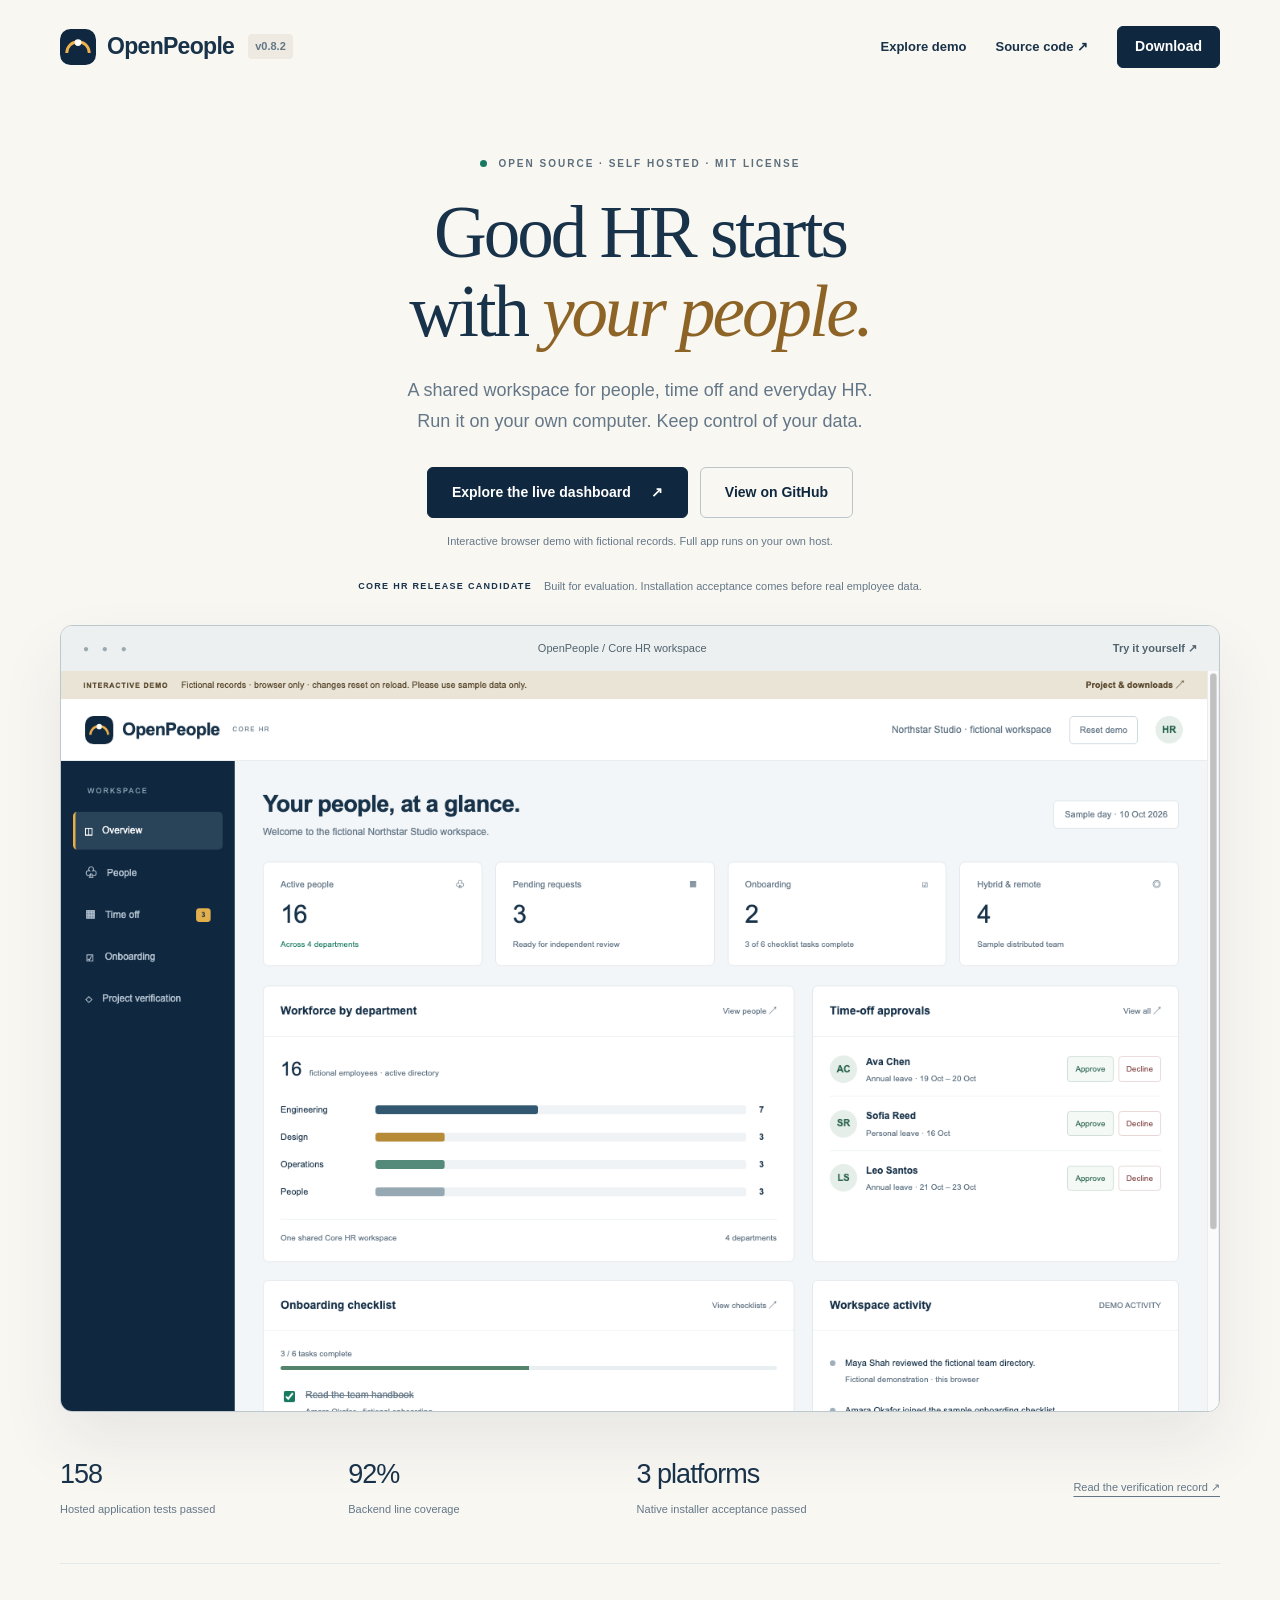
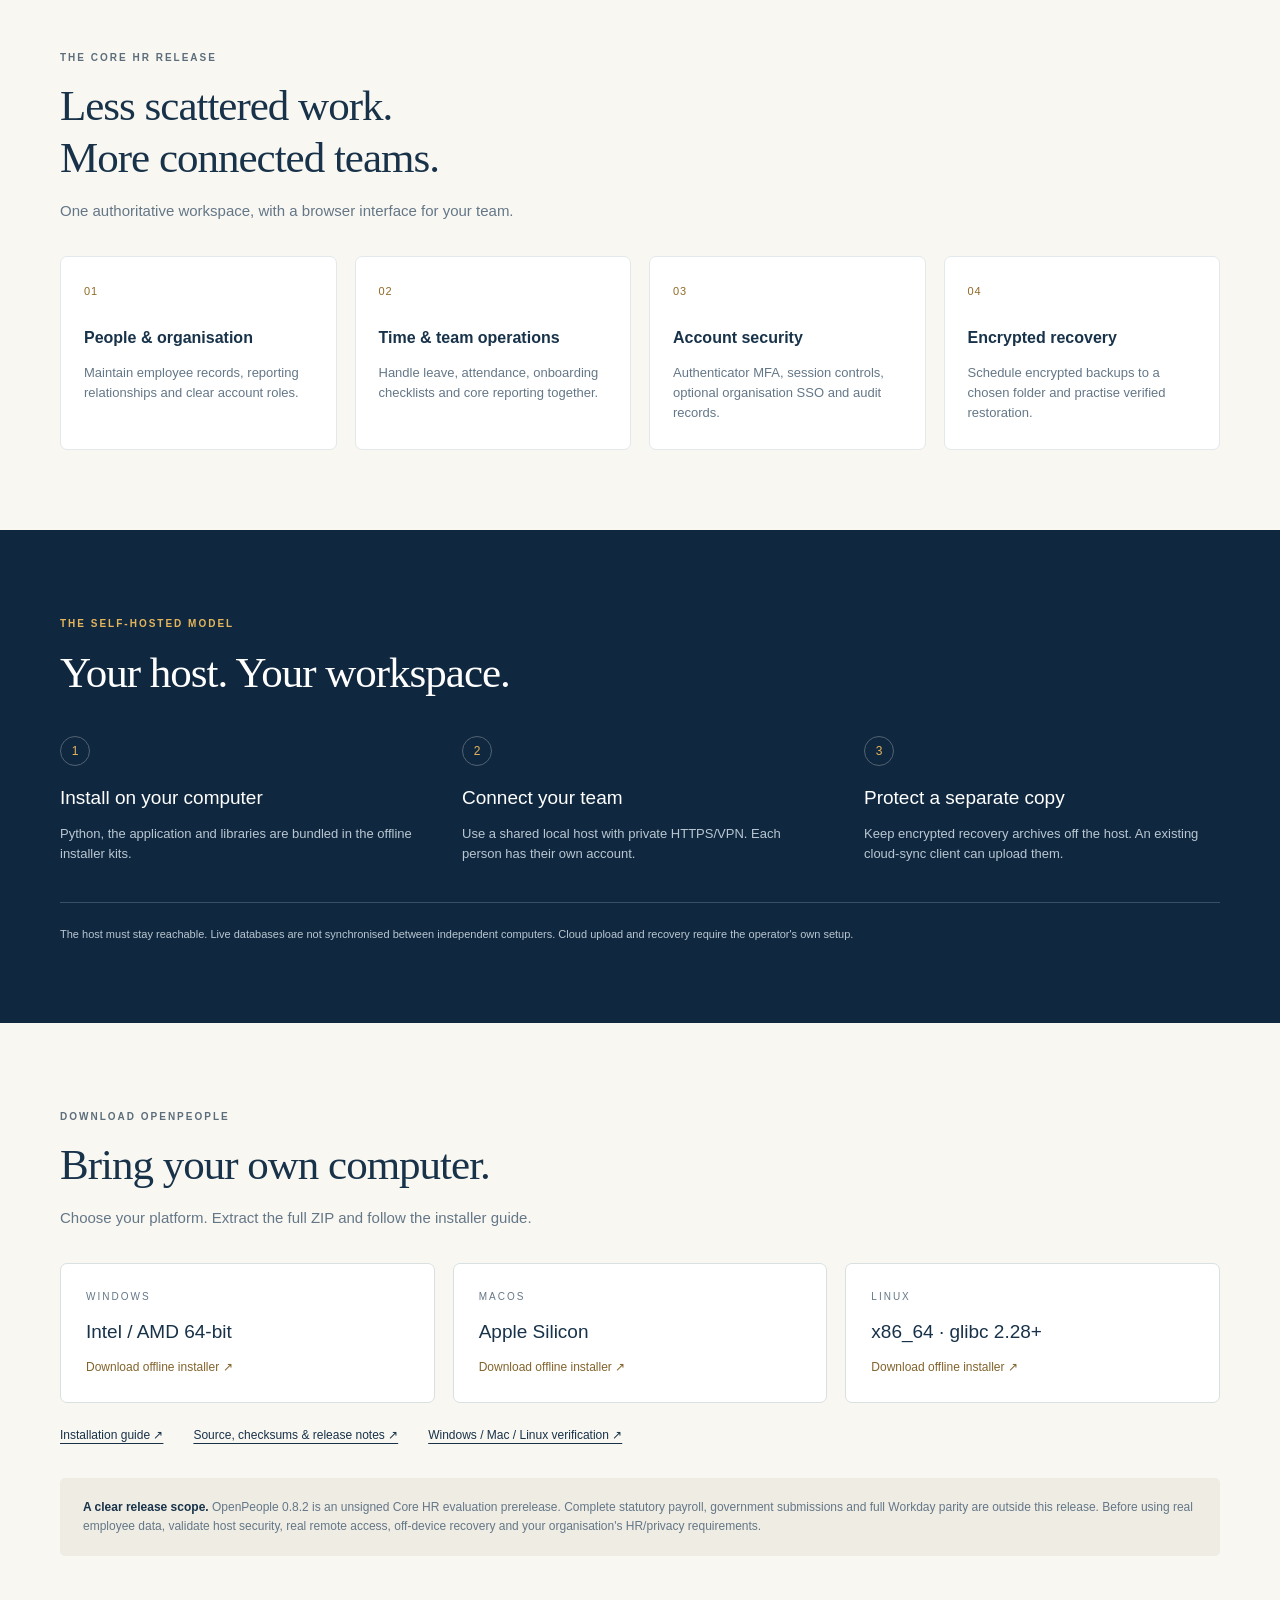
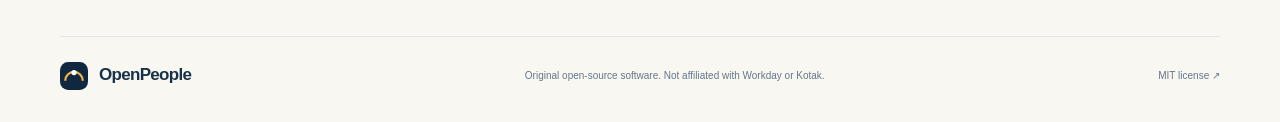
<file: index.html>
<!doctype html>
<html lang="en"><head><meta charset="utf-8"><meta name="viewport" content="width=device-width,initial-scale=1"><title>OpenPeople — HR on your own terms</title><meta name="description" content="Open-source, self-hosted Core HR. Explore a fictional interactive dashboard, inspect the code, and download installers for Windows, Mac and Linux."><meta property="og:title" content="OpenPeople — HR on your own terms"><meta property="og:description" content="An open-source Core HR workspace you can run on your own computer or server. Explore the interactive fictional demo."><meta property="og:type" content="website"><meta property="og:url" content="https://azim-ux.github.io/openpeople/"><meta property="og:image" content="https://azim-ux.github.io/openpeople/assets/linkedin-card.png"><meta property="og:image:width" content="1200"><meta property="og:image:height" content="627"><meta name="twitter:card" content="summary_large_image"><link rel="icon" href="assets/favicon.svg"><link rel="stylesheet" href="assets/style.css"></head>
<body class="landing"><a class="skip" href="#main">Skip to content</a><header class="site-header wrap"><a class="wordmark" href="./"><img src="assets/favicon.svg" alt="" width="36" height="36">OpenPeople<span class="version">v0.8.2</span></a><nav aria-label="Project"><a href="demo/">Explore demo</a><a href="https://github.com/azim-ux/openpeople">Source code ↗</a><a class="button small" href="#download">Download</a></nav></header>
<main id="main"><section class="hero wrap"><div class="eyebrow"><span class="status-dot"></span> OPEN SOURCE · SELF HOSTED · MIT LICENSE</div><h1>Good HR starts<br>with <em>your people.</em></h1><p class="hero-copy">A shared workspace for people, time off and everyday HR.<br>Run it on your own computer. Keep control of your data.</p><div class="hero-actions"><a class="button" href="demo/">Explore the live dashboard <span>↗</span></a><a class="button outline" href="https://github.com/azim-ux/openpeople">View on GitHub</a></div><p class="caption">Interactive browser demo with fictional records. Full app runs on your own host.</p><div class="hero-note">CORE HR RELEASE CANDIDATE <span>Built for evaluation. Installation acceptance comes before real employee data.</span></div></section>
<section class="product-preview wrap" aria-label="Dashboard preview"><div class="preview-bar"><span class="window-dots">● ● ●</span><span>OpenPeople / Core HR workspace</span><a href="demo/">Try it yourself ↗</a></div><a href="demo/" aria-label="Open the interactive fictional dashboard"><img src="assets/dashboard.png" alt="OpenPeople fictional dashboard showing workforce metrics, department distribution, leave approvals and onboarding progress" width="1440" height="920"></a></section>
<section class="proof wrap" aria-label="Release verification"><div><strong>158</strong><span>Hosted application tests passed</span></div><div><strong>92%</strong><span>Backend line coverage</span></div><div><strong>3 platforms</strong><span>Native installer acceptance passed</span></div><a href="https://github.com/azim-ux/openpeople/releases/download/v0.8.2/openpeople-0.8.2-installer-verification.json">Read the verification record ↗</a></section>
<section class="section wrap"><div class="section-heading"><div class="eyebrow">THE CORE HR RELEASE</div><h2>Less scattered work.<br>More connected teams.</h2><p>One authoritative workspace, with a browser interface for your team.</p></div><div class="feature-grid"><article><span class="feature-icon">01</span><h3>People &amp; organisation</h3><p>Maintain employee records, reporting relationships and clear account roles.</p></article><article><span class="feature-icon">02</span><h3>Time &amp; team operations</h3><p>Handle leave, attendance, onboarding checklists and core reporting together.</p></article><article><span class="feature-icon">03</span><h3>Account security</h3><p>Authenticator MFA, session controls, optional organisation SSO and audit records.</p></article><article><span class="feature-icon">04</span><h3>Encrypted recovery</h3><p>Schedule encrypted backups to a chosen folder and practise verified restoration.</p></article></div></section>
<section class="architecture section"><div class="wrap"><div class="eyebrow">THE SELF-HOSTED MODEL</div><h2>Your host. Your workspace.</h2><div class="flow"><div><span class="flow-number">1</span><h3>Install on your computer</h3><p>Python, the application and libraries are bundled in the offline installer kits.</p></div><div><span class="flow-number">2</span><h3>Connect your team</h3><p>Use a shared local host with private HTTPS/VPN. Each person has their own account.</p></div><div><span class="flow-number">3</span><h3>Protect a separate copy</h3><p>Keep encrypted recovery archives off the host. An existing cloud-sync client can upload them.</p></div></div><p class="architecture-note">The host must stay reachable. Live databases are not synchronised between independent computers. Cloud upload and recovery require the operator's own setup.</p></div></section>
<section id="download" class="section wrap"><div class="section-heading"><div class="eyebrow">DOWNLOAD OPENPEOPLE</div><h2>Bring your own computer.</h2><p>Choose your platform. Extract the full ZIP and follow the installer guide.</p></div><div class="download-grid"><a href="https://github.com/azim-ux/openpeople/releases/download/v0.8.2/openpeople-0.8.2-windows-x64-installer.zip"><span>WINDOWS</span><strong>Intel / AMD 64-bit</strong><small>Download offline installer ↗</small></a><a href="https://github.com/azim-ux/openpeople/releases/download/v0.8.2/openpeople-0.8.2-macos-arm64-installer.zip"><span>MACOS</span><strong>Apple Silicon</strong><small>Download offline installer ↗</small></a><a href="https://github.com/azim-ux/openpeople/releases/download/v0.8.2/openpeople-0.8.2-linux-x64-installer.zip"><span>LINUX</span><strong>x86_64 · glibc 2.28+</strong><small>Download offline installer ↗</small></a></div><div class="resource-links"><a href="https://github.com/azim-ux/openpeople/blob/v0.8.2/docs/INSTALLERS.md">Installation guide ↗</a><a href="https://github.com/azim-ux/openpeople/releases/tag/v0.8.2">Source, checksums &amp; release notes ↗</a><a href="https://github.com/azim-ux/openpeople/actions/runs/38040934273">Windows / Mac / Linux verification ↗</a></div><aside class="scope-note"><strong>A clear release scope.</strong> OpenPeople 0.8.2 is an unsigned Core HR evaluation prerelease. Complete statutory payroll, government submissions and full Workday parity are outside this release. Before using real employee data, validate host security, real remote access, off-device recovery and your organisation's HR/privacy requirements.</aside></section></main>
<footer class="site-footer wrap"><a class="wordmark" href="./"><img src="assets/favicon.svg" alt="" width="28" height="28">OpenPeople</a><p>Original open-source software. Not affiliated with Workday or Kotak.</p><a href="https://github.com/azim-ux/openpeople/blob/main/LICENSE">MIT license ↗</a></footer></body></html>
</file>
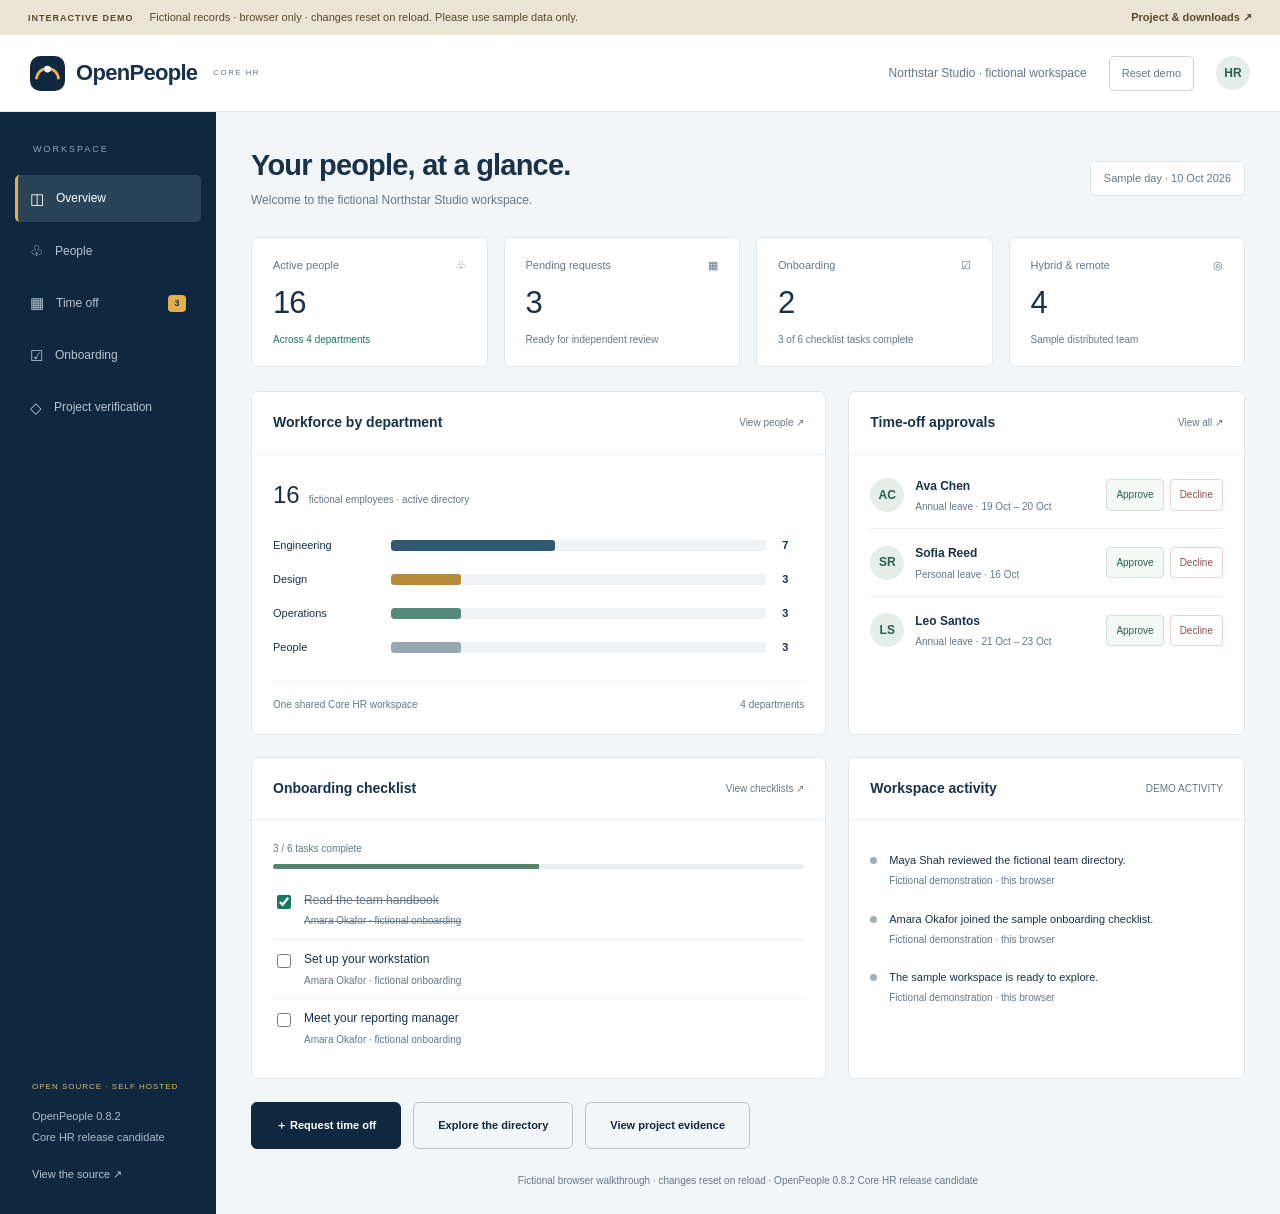
<file: demo/index.html>
<!doctype html><html lang="en"><head><meta charset="utf-8"><meta name="viewport" content="width=device-width,initial-scale=1"><title>OpenPeople — Interactive fictional dashboard</title><meta name="description" content="Explore an interactive Core HR walkthrough with fictional employees. Browser-only demo; changes reset on reload."><link rel="icon" href="../assets/favicon.svg"><link rel="stylesheet" href="../assets/style.css"><script src="../assets/demo.js" defer></script></head><body class="demo"><a class="skip" href="#dashboard-content">Skip to dashboard</a><div class="demo-banner"><span><strong>INTERACTIVE DEMO</strong> Fictional records · browser only · changes reset on reload. Please use sample data only.</span><a href="../">Project &amp; downloads ↗</a></div><header class="app-header"><a class="wordmark" href="../"><img src="../assets/favicon.svg" alt="" width="35" height="35">OpenPeople<small>CORE HR</small></a><div class="app-header-right"><span class="demo-workspace">Northstar Studio · fictional workspace</span><button class="reset-button" id="reset-demo">Reset demo</button><span class="avatar">HR</span></div></header><div class="app-shell"><aside class="app-sidebar"><div class="nav-caption">WORKSPACE</div><nav aria-label="Dashboard navigation"><a href="#overview" data-view="overview">◫ <span>Overview</span></a><a href="#people" data-view="people">♧ <span>People</span></a><a href="#leave" data-view="leave">▦ <span>Time off</span><span class="nav-count" id="pending-count"></span></a><a href="#onboarding" data-view="onboarding">☑ <span>Onboarding</span></a><a href="#verification" data-view="verification">◇ <span>Project verification</span></a></nav><div class="sidebar-bottom"><span class="sidebar-label">OPEN SOURCE · SELF HOSTED</span><p>OpenPeople 0.8.2<br>Core HR release candidate</p><a href="https://github.com/azim-ux/openpeople">View the source ↗</a></div></aside><main class="dashboard-content" id="dashboard-content" tabindex="-1"></main></div><dialog id="request-dialog" aria-labelledby="request-title"><form id="request-form"><div class="dialog-heading"><div><div class="eyebrow">FICTIONAL WORKFLOW</div><h2 id="request-title">Request time off</h2></div><button type="button" class="close-button" id="close-dialog" aria-label="Close request form">×</button></div><p>Try a sample request. It will appear in this browser's approval queue.</p><label>Sample employee<select name="employee" id="request-employee" required></select></label><label>Leave type<select name="type"><option>Annual</option><option>Personal</option><option>Sick</option></select></label><div class="form-row"><label>Start date<input type="date" name="start" value="2026-10-19" min="2026-10-01" max="2027-12-31" required></label><label>End date<input type="date" name="end" value="2026-10-20" min="2026-10-01" max="2027-12-31" required></label></div><label>Sample reason<select name="reason"><option>Fictional annual leave</option><option>Fictional personal appointment</option><option>Fictional recovery day</option></select></label><p class="form-error" id="request-error" role="alert"></p><button class="button" type="submit">Submit sample request</button></form></dialog><div id="demo-toast" role="status" aria-live="polite"></div></body></html>
</file>
<file: assets/style.css>
:root{--navy:#10283f;--ink:#183249;--muted:#647787;--gold:#e9ae45;--cream:#f9f7f2;--line:#e2e8eb;--green:#187961;--font:Arial,Helvetica,sans-serif}*{box-sizing:border-box}body{margin:0;font-family:var(--font);color:var(--ink);background:var(--cream);line-height:1.55}a{color:inherit;text-decoration:none}button,input,select{font:inherit}button,a,input,select{touch-action:manipulation}button{cursor:pointer}a:focus-visible,button:focus-visible,input:focus-visible,select:focus-visible{outline:3px solid #ba7e12;outline-offset:4px}button:disabled{cursor:default;opacity:.5}h1,h2,h3,p{margin:0}img{max-width:100%;display:block}.wrap{width:min(1160px,calc(100% - 64px));margin:auto}.skip{position:fixed;top:-100px;left:16px;padding:12px;background:white;z-index:99}.skip:focus{top:12px}.site-header{display:flex;align-items:center;justify-content:space-between;padding:26px 0}.wordmark{display:flex;align-items:center;gap:11px;font-size:23px;font-weight:750;letter-spacing:-.7px}.version{font-size:11px;letter-spacing:0;background:#eeeae1;border-radius:4px;padding:4px 7px;color:var(--muted);margin-left:3px}.site-header nav{display:flex;align-items:center;gap:29px;font-size:13px;font-weight:600}.button{display:inline-flex;align-items:center;justify-content:center;gap:20px;border:1px solid var(--navy);background:var(--navy);color:white;padding:15px 24px;border-radius:6px;font-size:14px;font-weight:600;line-height:1.4}.button:hover{background:#21445f}.button.small{padding:10px 17px}.button.outline{background:transparent;color:var(--navy);border-color:#bbc5c9}.button.outline:hover{background:white}.eyebrow{font-size:10px;letter-spacing:2px;font-weight:700;color:#5c6e7b}.status-dot{width:7px;height:7px;display:inline-block;border-radius:50%;background:var(--green);margin-right:7px}.hero{text-align:center;padding:62px 0 30px}.hero h1{font-family:Georgia,'Times New Roman',serif;font-size:clamp(46px,5.7vw,76px);font-weight:400;line-height:1.08;letter-spacing:-3px;margin:23px 0}.hero h1 em{color:#8d6426;font-style:italic}.hero-copy{font-size:18px;line-height:1.75;color:var(--muted)}.hero-actions{display:flex;justify-content:center;gap:12px;margin-top:29px}.caption{font-size:11px;color:var(--muted);margin-top:15px}.hero-note{margin:28px auto 0;display:flex;align-items:center;justify-content:center;gap:12px;font-size:9px;letter-spacing:1.3px;font-weight:700}.hero-note span{font-size:11px;font-weight:400;letter-spacing:0;color:var(--muted)}.product-preview{overflow:hidden;border:1px solid #bdc8cc;border-radius:12px;background:white;box-shadow:0 30px 65px #18324915}.preview-bar{display:flex;justify-content:space-between;align-items:center;padding:14px 22px;background:#edf0f0;font-size:11px;color:#50636e}.window-dots{font-size:10px;letter-spacing:5px;color:#9baaae}.preview-bar a{font-weight:600}.product-preview img{width:100%;height:auto}.proof{display:grid;grid-template-columns:repeat(3,1fr) 1.1fr;gap:20px;align-items:center;padding:42px 0;border-bottom:1px solid var(--line)}.proof strong{display:block;font-size:27px;font-weight:500;letter-spacing:-1px}.proof span,.proof a{font-size:11px;color:var(--muted)}.proof a{text-align:right;text-decoration:underline;text-underline-offset:5px}.section{padding-top:86px;padding-bottom:80px}.section-heading{margin-bottom:34px}.section h2{font-family:Georgia,'Times New Roman',serif;font-size:43px;line-height:1.2;font-weight:400;letter-spacing:-1px;margin:15px 0}.section-heading p{font-size:15px;color:var(--muted)}.feature-grid{display:grid;grid-template-columns:repeat(4,1fr);gap:18px}.feature-grid article{padding:26px 23px;background:white;border:1px solid var(--line);border-radius:7px}.feature-icon{display:block;color:#916927;font-size:11px;letter-spacing:1px;margin-bottom:26px}.feature-grid h3{font-size:16px;font-weight:600;margin-bottom:12px}.feature-grid p{color:var(--muted);font-size:13px}.architecture{background:var(--navy);color:white}.architecture .eyebrow{color:#e5b55a}.architecture h2{margin-bottom:38px}.flow{display:grid;grid-template-columns:repeat(3,1fr);gap:46px}.flow-number{font-size:12px;display:inline-block;border:1px solid #526272;border-radius:50%;width:30px;height:30px;text-align:center;line-height:29px;color:#e5b55a;margin-bottom:17px}.flow h3{font-weight:500;font-size:19px;margin-bottom:11px}.flow p{color:#b9c6d1;font-size:13px}.architecture-note{font-size:11px;color:#b9c6d1;border-top:1px solid #375067;padding-top:23px;margin-top:38px}.download-grid{display:grid;grid-template-columns:repeat(3,1fr);gap:18px}.download-grid a{display:flex;flex-direction:column;gap:12px;padding:25px;border:1px solid #d9e0e2;background:white;border-radius:7px}.download-grid a:hover{border-color:#977444}.download-grid span{font-size:10px;letter-spacing:2px;color:var(--muted)}.download-grid strong{font-size:19px;font-weight:500}.download-grid small{font-size:12px;color:#82632c}.resource-links{display:flex;gap:30px;flex-wrap:wrap;font-size:12px;margin-top:23px}.resource-links a{text-decoration:underline;text-underline-offset:4px}.scope-note{font-size:12px;color:var(--muted);background:#efece4;border-radius:5px;padding:20px 23px;margin-top:34px}.scope-note strong{color:var(--ink)}.site-footer{display:flex;align-items:center;justify-content:space-between;border-top:1px solid var(--line);padding-top:25px;padding-bottom:32px}.site-footer .wordmark{font-size:17px}.site-footer p,.site-footer>a:last-child{font-size:10px;color:var(--muted)}
/* Fictional browser walkthrough */
.demo{background:#f3f6f8;font-size:13px}.demo-banner{background:#eae4d7;color:#59492d;display:flex;justify-content:space-between;gap:16px;padding:9px 28px;font-size:11px}.demo-banner strong{font-size:9px;letter-spacing:1px;margin-right:13px}.demo-banner a{white-space:nowrap;font-weight:600}.app-header{height:77px;background:white;border-bottom:1px solid var(--line);display:flex;align-items:center;justify-content:space-between;padding:0 30px}.app-header .wordmark{font-size:22px}.app-header .wordmark small{font-size:8px;font-weight:500;letter-spacing:1.4px;margin-left:5px;color:var(--muted)}.app-header-right{display:flex;gap:22px;align-items:center}.demo-workspace{color:var(--muted);font-size:12px}.reset-button{border:1px solid #cbd5db;background:white;border-radius:5px;padding:8px 12px;color:var(--muted);font-size:11px}.avatar{background:#e5eee9;color:#28624f;font-size:12px;font-weight:600;width:34px;height:34px;border-radius:50%;display:inline-flex;align-items:center;justify-content:center;flex-shrink:0}.app-shell{display:grid;grid-template-columns:216px minmax(0,1fr);min-height:calc(100vh - 111px)}.app-sidebar{background:var(--navy);color:#b5c4d2;padding:31px 15px;display:flex;flex-direction:column;justify-content:space-between;min-height:720px}.nav-caption{font-size:9px;letter-spacing:2px;padding:0 18px;margin-bottom:18px;color:#8da3b5}.app-sidebar nav{display:flex;flex-direction:column;gap:5px}.app-sidebar nav a{display:flex;align-items:center;gap:12px;font-size:15px;padding:12px 15px;border-radius:5px}.app-sidebar nav a span{font-size:12px}.app-sidebar nav a.active{background:#294359;color:white;border-left:3px solid var(--gold);padding-left:12px}.app-sidebar nav a:hover{background:#253e54}.app-sidebar .nav-count{background:#e2af4d;color:#183249;border-radius:4px;font-size:9px;font-weight:700;line-height:17px;min-width:18px;text-align:center;margin-left:auto}.sidebar-bottom{font-size:11px;padding:25px 17px 0;margin-top:auto}.sidebar-label{letter-spacing:1px;font-size:8px;color:#e0b963}.sidebar-bottom p{margin:12px 0 18px;color:#a8bbc9;line-height:1.9}.sidebar-bottom a{font-size:11px}.dashboard-content{padding:35px 35px 25px;min-width:0}.page-head{display:flex;justify-content:space-between;align-items:center;gap:18px;margin-bottom:28px}.page-head h1{font-size:29px;font-weight:550;letter-spacing:-.8px;line-height:1.3}.page-head p{font-size:12px;color:var(--muted);margin-top:6px}.date-chip{font-size:11px;color:var(--muted);white-space:nowrap;border:1px solid #dfe6ea;background:#fff;padding:8px 13px;border-radius:5px}.metrics{display:grid;grid-template-columns:repeat(4,1fr);gap:16px;margin-bottom:24px}.metric{background:white;border:1px solid var(--line);border-radius:7px;padding:19px 21px}.metric-label{font-size:11px;color:var(--muted);margin-bottom:10px;display:flex;justify-content:space-between}.metric-value{font-size:31px;font-weight:500;letter-spacing:-1px;line-height:1.2}.metric-note{font-size:10px;color:var(--green);margin-top:10px}.metric-note.neutral{color:var(--muted)}.dashboard-grid{display:grid;grid-template-columns:1.45fr 1fr;gap:22px}.panel{background:white;border:1px solid var(--line);border-radius:7px;overflow:hidden}.panel-head{display:flex;align-items:center;justify-content:space-between;padding:20px 21px;border-bottom:1px solid #eef1f3;gap:12px}.panel-head h2{font-size:14px;font-weight:600}.panel-head a,.panel-head span{font-size:10px;color:var(--muted)}.panel-body{padding:21px}.chart-top{display:flex;gap:9px;align-items:baseline;margin-bottom:24px}.chart-top strong{font-size:24px;font-weight:500}.chart-top span{font-size:10px;color:var(--muted)}.bar-row{display:grid;grid-template-columns:102px 1fr 22px;align-items:center;gap:16px;margin:17px 0;font-size:11px}.bar-track{height:11px;border-radius:3px;background:#eff3f5;overflow:hidden}.bar-fill{height:100%;background:#315771;border-radius:3px}.bar-row:nth-of-type(3) .bar-fill{background:#b68a37}.bar-row:nth-of-type(4) .bar-fill{background:#558979}.bar-row:nth-of-type(5) .bar-fill{background:#96a9b3}.chart-caption{display:flex;justify-content:space-between;color:var(--muted);font-size:10px;margin-top:25px;border-top:1px solid #edf1f3;padding-top:15px}.queue-row{display:flex;align-items:center;gap:11px;padding:14px 0;border-bottom:1px solid #edf1f3}.queue-row:first-child{padding-top:0}.queue-row:last-child{border:0;padding-bottom:0}.queue-info{flex:1}.queue-info strong{font-size:12px;font-weight:550}.queue-info p{color:var(--muted);font-size:10px;margin-top:3px}.queue-actions{display:flex;gap:6px}.mini-button{border:1px solid #d1dfd9;color:#276250;background:#f4f9f6;font-size:10px;border-radius:4px;padding:7px 9px}.mini-button.reject{border-color:#e6d4d4;color:#8b5252;background:#fff}.quick-actions{display:flex;gap:12px;margin-top:23px}.quick-actions button,.quick-actions a{font-size:11px}.task-row{display:flex;align-items:flex-start;gap:10px;padding:10px 0;border-bottom:1px solid #edf1f3;font-size:12px}.task-row input{margin-top:4px;accent-color:var(--green);width:14px;height:14px;flex-shrink:0}.task-row:last-child{border:0}.task-row label{cursor:pointer}.task-row small{display:block;font-size:10px;color:var(--muted);margin-top:4px}.task-row.done label{color:var(--muted);text-decoration:line-through}.progress-track{height:5px;background:#e9eef0;border-radius:3px;margin-top:7px;overflow:hidden}.progress-fill{height:100%;background:#54846c}.update{display:flex;gap:12px;padding:11px 0;font-size:11px}.update>span{width:7px;height:7px;background:#9eafbb;border-radius:50%;margin-top:5px}.update p{color:var(--muted);font-size:10px;margin-top:4px}.demo-footer{font-size:10px;color:var(--muted);text-align:center;margin-top:24px}.toolbar{display:flex;gap:12px;align-items:center;padding:19px 21px;border-bottom:1px solid var(--line)}.toolbar input,.toolbar select{border:1px solid #d6e0e5;border-radius:5px;padding:10px 12px;background:white;color:var(--ink);font-size:12px}.toolbar input{flex:1;min-width:0}.table-scroll{overflow:auto}table{width:100%;border-collapse:collapse;white-space:nowrap}th{text-align:left;background:#fafbfc;font-size:9px;letter-spacing:.8px;color:var(--muted);font-weight:600;padding:13px 20px}td{padding:15px 20px;font-size:12px;border-top:1px solid #eef1f3}.person{display:flex;gap:12px;align-items:center}.person strong{font-size:12px;font-weight:550}.person small{display:block;font-size:10px;color:var(--muted);margin-top:3px}.person .avatar{width:32px;height:32px;font-size:10px}.pill{font-size:9px;display:inline-flex;background:#e9f4ee;color:#286b52;border-radius:4px;padding:4px 7px;font-weight:600}.pill.pending{background:#fff3d8;color:#89611d}.pill.rejected{background:#f8e7e5;color:#954d48}.empty-state{text-align:center;color:var(--muted);padding:38px;font-size:13px}.checklist-grid{display:grid;grid-template-columns:repeat(2,1fr);gap:22px}.checklist-title{display:flex;align-items:center;gap:12px}.checklist-title h2{font-size:14px}.checklist-title p{font-size:10px;color:var(--muted);margin-top:3px}.checklist-summary{font-size:10px;color:var(--muted);margin-bottom:12px}.verification-grid{display:grid;grid-template-columns:repeat(2,1fr);gap:20px}.verification-grid .panel-body h3{font-size:16px;font-weight:550;margin:10px 0}.verification-grid p{font-size:12px;color:var(--muted);margin-bottom:16px}.verification-grid a{text-decoration:underline;font-size:12px;text-underline-offset:4px}.verification-warning{padding:20px;background:#fff7e5;border:1px solid #ebddbb;border-radius:6px;margin-top:23px;font-size:12px}.verification-warning strong{display:block;margin-bottom:6px}dialog{border:1px solid var(--line);border-radius:10px;padding:27px;width:min(460px,calc(100% - 30px));color:var(--ink);box-shadow:0 25px 100px #10283f30}dialog::backdrop{background:#10283f66}.dialog-heading{display:flex;align-items:center;justify-content:space-between;margin-bottom:13px}.dialog-heading h2{font-size:22px;font-weight:550;margin-top:7px}.close-button{background:transparent;border:0;font-size:27px;color:var(--muted)}dialog p{font-size:12px;color:var(--muted);margin-bottom:17px}dialog label{display:flex;flex-direction:column;gap:6px;font-size:11px;font-weight:600;margin-top:15px}dialog select,dialog input{padding:10px;border:1px solid #ccd6dc;border-radius:5px;background:white;color:var(--ink);min-width:0}.form-row{display:grid;grid-template-columns:1fr 1fr;gap:13px}dialog .button{width:100%;margin-top:5px}.form-error{min-height:18px;color:#b14a42!important;margin:12px 0 0!important}#demo-toast{position:fixed;bottom:23px;right:23px;background:var(--navy);color:white;padding:13px 19px;border-radius:6px;box-shadow:0 8px 25px #10283f22;font-size:12px;max-width:calc(100% - 46px);opacity:0;transform:translateY(15px);transition:opacity .2s,transform .2s;pointer-events:none}#demo-toast.show{opacity:1;transform:none}
@media(min-width:1700px){.dashboard-content{max-width:1500px;width:100%;margin:0 auto}}@media(max-width:1100px){.app-shell{grid-template-columns:190px minmax(0,1fr)}.dashboard-content{padding:26px}.metrics{gap:10px}.metric{padding:16px}.dashboard-grid{gap:15px}.queue-row{gap:7px}.queue-row .avatar{display:none}.queue-actions{flex-direction:column}.feature-grid{grid-template-columns:repeat(2,1fr)}}@media(max-width:800px){.wrap{width:calc(100% - 36px)}.hero{padding-top:40px}.hero h1{letter-spacing:-2px}.site-header{padding:20px 0}.site-header nav{gap:16px}.site-header nav>a:first-child{display:none}.hero-copy{font-size:16px}.hero-note{flex-direction:column;gap:5px}.preview-bar{padding:12px;font-size:9px}.window-dots{display:none}.proof{grid-template-columns:repeat(3,1fr);gap:14px;padding:30px 0}.proof a{grid-column:1/-1;text-align:left}.proof strong{font-size:23px}.proof span{font-size:10px}.section{padding-top:55px;padding-bottom:55px}.section h2{font-size:35px}.flow{gap:25px}.flow h3{font-size:16px}.download-grid{gap:11px}.download-grid a{padding:18px}.download-grid strong{font-size:15px}.site-footer{flex-wrap:wrap;gap:16px}.demo-banner{padding:9px 15px;font-size:10px}.demo-banner strong{display:block}.demo-banner a{align-self:center}.app-header{padding:0 17px;height:70px}.demo-workspace{display:none}.app-header-right{gap:12px}.app-header .wordmark small{display:none}.app-shell{display:block}.app-sidebar{min-height:0;padding:10px 15px}.nav-caption,.sidebar-bottom{display:none}.app-sidebar nav{flex-direction:row;overflow-x:auto;gap:5px}.app-sidebar nav a{padding:10px 12px;white-space:nowrap}.app-sidebar nav a.active{border-left:0;border-bottom:2px solid var(--gold);padding-left:12px}.dashboard-content{padding:24px 18px}.dashboard-grid{grid-template-columns:1fr 1fr}.queue-row .avatar{display:inline-flex}.queue-actions{flex-direction:row}.metrics{grid-template-columns:repeat(2,1fr)}.page-head h1{font-size:25px}.date-chip{font-size:9px}.panel-head{padding:16px}.panel-body{padding:17px}.bar-row{grid-template-columns:82px 1fr 16px;gap:10px;font-size:10px}.checklist-grid{gap:15px}.toolbar{padding:15px;flex-wrap:wrap}.toolbar input{flex-basis:100%}.verification-grid{gap:15px}}@media(max-width:570px){.wordmark{font-size:20px}.version{display:none}.site-header nav{gap:10px;font-size:11px}.site-header .small{padding:8px 10px;font-size:11px}.hero-actions{flex-direction:column;align-items:stretch;max-width:320px;margin:25px auto 0}.hero-copy br{display:none}.feature-grid,.flow,.download-grid{grid-template-columns:1fr}.feature-grid article{padding:22px}.feature-icon{margin-bottom:15px}.flow{gap:28px}.download-grid a{gap:8px;padding:22px}.resource-links{flex-direction:column;gap:15px}.scope-note{font-size:11px}.preview-bar a{display:none}.dashboard-grid,.checklist-grid,.verification-grid{grid-template-columns:1fr}.page-head{align-items:flex-start}.page-head .date-chip{display:none}.page-head>.button{padding:10px 13px;font-size:11px}.metric-value{font-size:29px}.metrics{margin-bottom:18px}.quick-actions{flex-wrap:wrap}.demo-banner a{font-size:10px}.demo-banner span{max-width:75%}.app-sidebar nav a{gap:7px}.app-sidebar nav a span{font-size:11px}.app-header .wordmark{font-size:20px}.app-header-right>.avatar{display:none}.app-sidebar nav a:last-child span{font-size:10px}.toolbar select{flex:1}.demo-footer{font-size:9px}.site-footer p{width:100%}}@media(prefers-reduced-motion:reduce){*{scroll-behavior:auto!important;transition:none!important}}
</file>
